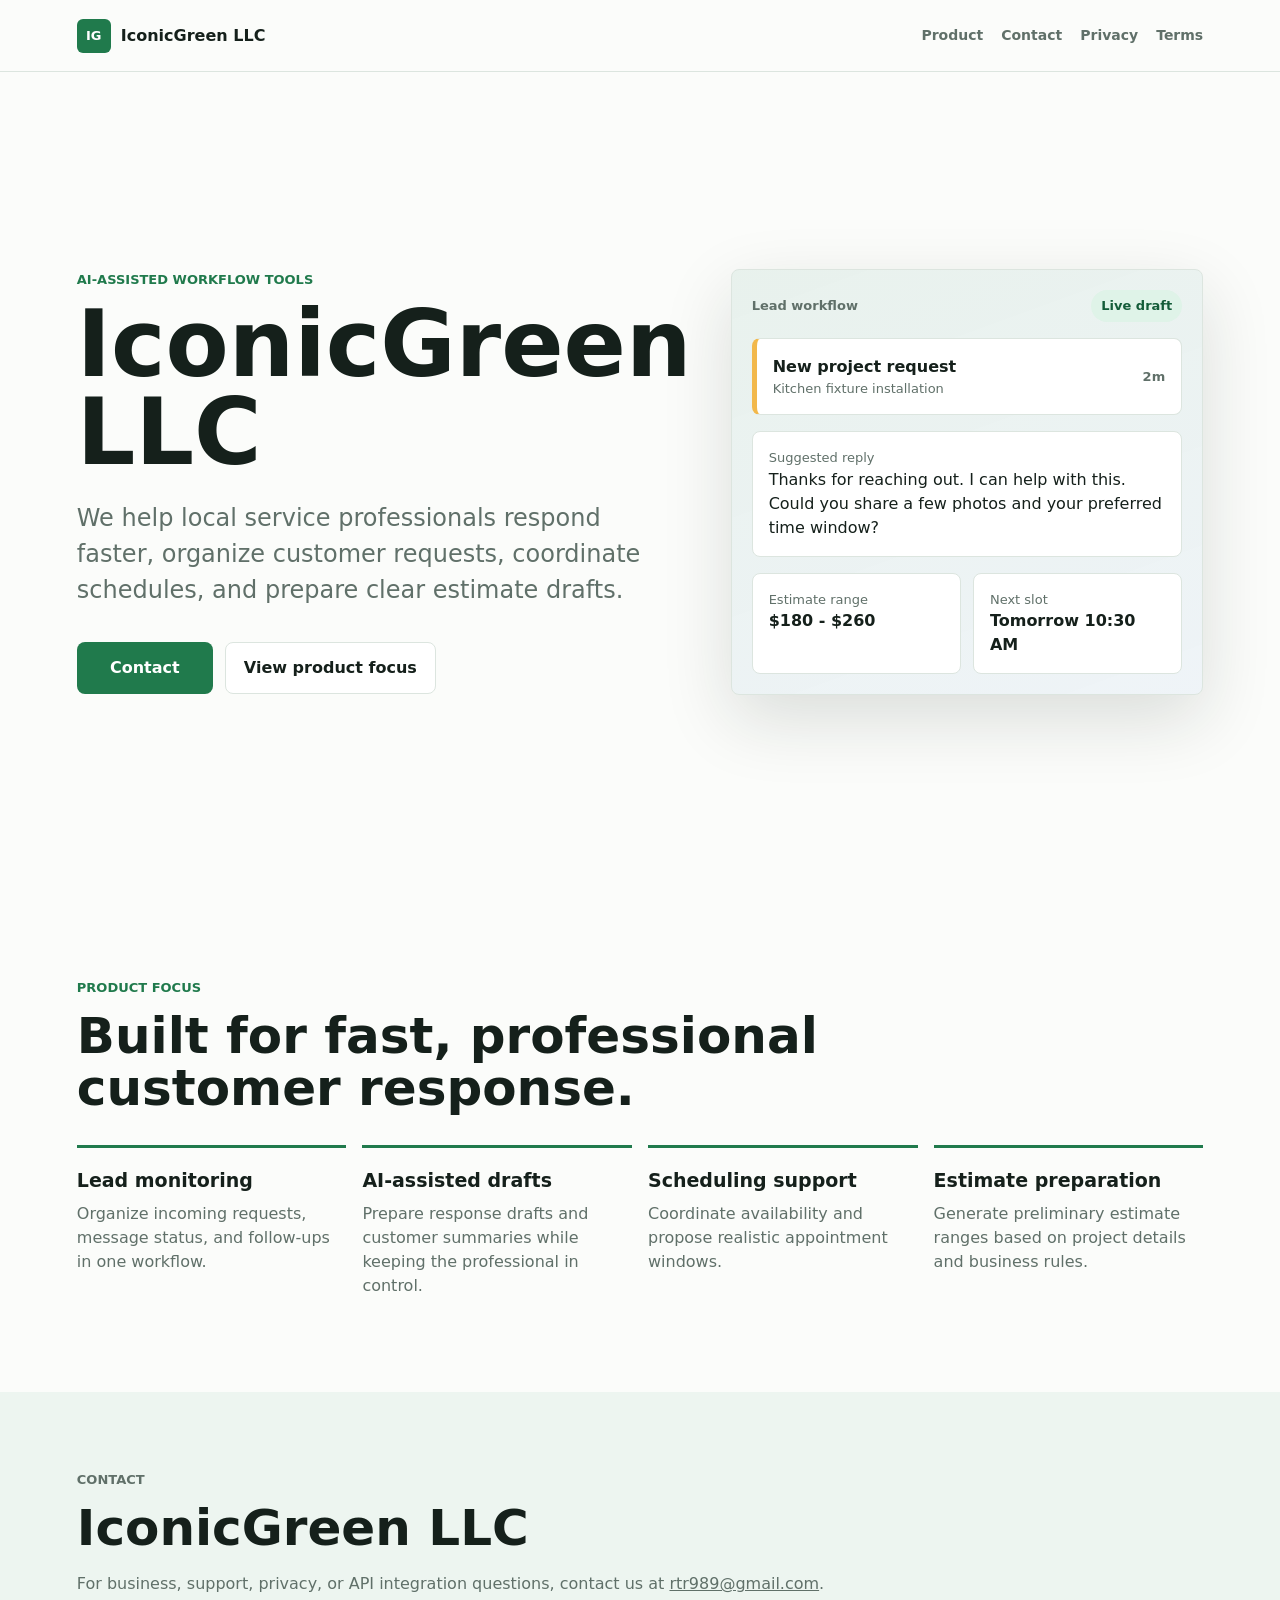
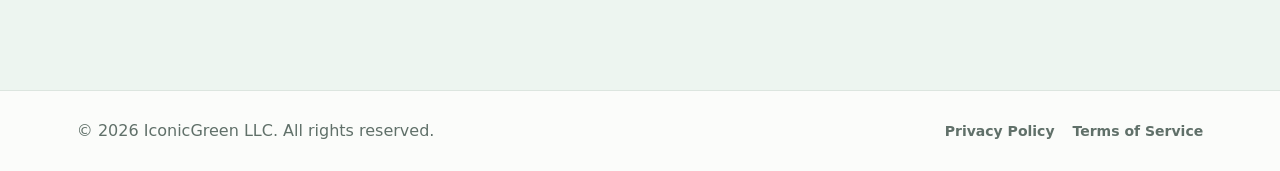
<file: index.html>
<!doctype html>
<html lang="en">
  <head>
    <meta charset="utf-8">
    <meta name="viewport" content="width=device-width, initial-scale=1">
    <meta name="description" content="IconicGreen LLC builds AI-assisted workflow tools for local service professionals.">
    <title>IconicGreen LLC</title>
    <link rel="stylesheet" href="styles.css">
  </head>
  <body>
    <header class="site-header">
      <a class="brand" href="index.html" aria-label="IconicGreen LLC home">
        <span class="brand-mark">IG</span>
        <span>IconicGreen LLC</span>
      </a>
      <nav class="nav" aria-label="Main navigation">
        <a href="#product">Product</a>
        <a href="#contact">Contact</a>
        <a href="privacy.html">Privacy</a>
        <a href="terms.html">Terms</a>
      </nav>
    </header>

    <main>
      <section class="hero">
        <div class="hero-copy">
          <p class="eyebrow">AI-assisted workflow tools</p>
          <h1>IconicGreen LLC</h1>
          <p class="lead">
            We help local service professionals respond faster, organize customer requests,
            coordinate schedules, and prepare clear estimate drafts.
          </p>
          <div class="actions">
            <a class="button primary" href="#contact">Contact</a>
            <a class="button secondary" href="#product">View product focus</a>
          </div>
        </div>

        <aside class="dashboard" aria-label="Product workflow preview">
          <div class="dash-top">
            <span>Lead workflow</span>
            <span class="status">Live draft</span>
          </div>
          <div class="lead-card active">
            <div>
              <strong>New project request</strong>
              <span>Kitchen fixture installation</span>
            </div>
            <span class="time">2m</span>
          </div>
          <div class="reply-box">
            <span class="label">Suggested reply</span>
            <p>
              Thanks for reaching out. I can help with this. Could you share a few photos
              and your preferred time window?
            </p>
          </div>
          <div class="estimate-row">
            <div>
              <span class="label">Estimate range</span>
              <strong>$180 - $260</strong>
            </div>
            <div>
              <span class="label">Next slot</span>
              <strong>Tomorrow 10:30 AM</strong>
            </div>
          </div>
        </aside>
      </section>

      <section id="product" class="section">
        <div class="section-heading">
          <p class="eyebrow">Product focus</p>
          <h2>Built for fast, professional customer response.</h2>
        </div>
        <div class="feature-grid">
          <article class="feature">
            <h3>Lead monitoring</h3>
            <p>Organize incoming requests, message status, and follow-ups in one workflow.</p>
          </article>
          <article class="feature">
            <h3>AI-assisted drafts</h3>
            <p>Prepare response drafts and customer summaries while keeping the professional in control.</p>
          </article>
          <article class="feature">
            <h3>Scheduling support</h3>
            <p>Coordinate availability and propose realistic appointment windows.</p>
          </article>
          <article class="feature">
            <h3>Estimate preparation</h3>
            <p>Generate preliminary estimate ranges based on project details and business rules.</p>
          </article>
        </div>
      </section>

      <section id="contact" class="section contact-section">
        <div>
          <p class="eyebrow">Contact</p>
          <h2>IconicGreen LLC</h2>
          <p>
            For business, support, privacy, or API integration questions, contact us at
            <a href="mailto:rtr989@gmail.com">rtr989@gmail.com</a>.
          </p>
        </div>
      </section>
    </main>

    <footer class="site-footer">
      <span>&copy; 2026 IconicGreen LLC. All rights reserved.</span>
      <span>
        <a href="privacy.html">Privacy Policy</a>
        <a href="terms.html">Terms of Service</a>
      </span>
    </footer>
  </body>
</html>
</file>
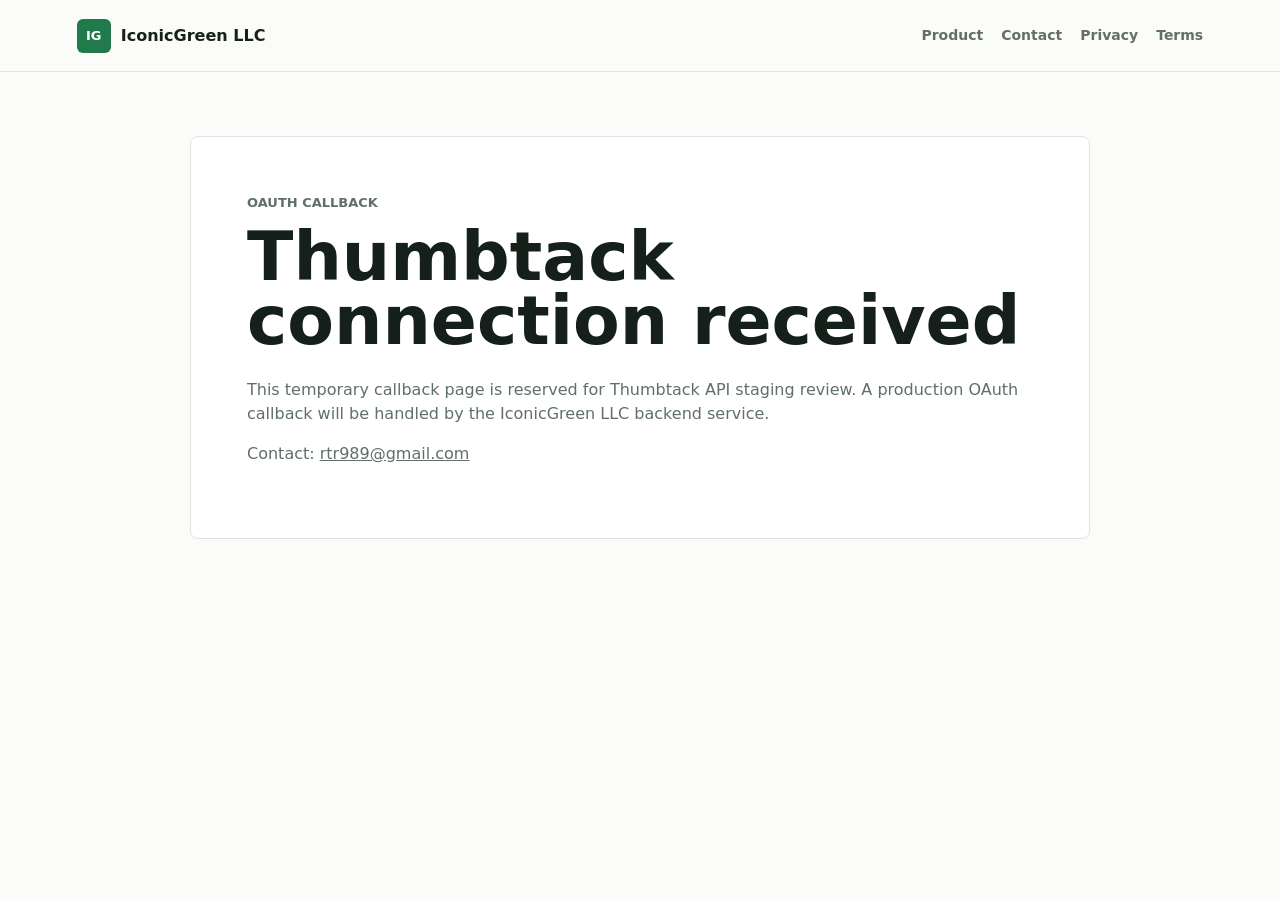
<file: auth/thumbtack/callback/index.html>
<!doctype html>
<html lang="en">
  <head>
    <meta charset="utf-8">
    <meta name="viewport" content="width=device-width, initial-scale=1">
    <meta name="robots" content="noindex">
    <title>Thumbtack OAuth Callback | IconicGreen LLC</title>
    <link rel="stylesheet" href="../../../styles.css">
  </head>
  <body>
    <header class="site-header">
      <a class="brand" href="../../../index.html" aria-label="IconicGreen LLC home">
        <span class="brand-mark">IG</span>
        <span>IconicGreen LLC</span>
      </a>
      <nav class="nav" aria-label="Main navigation">
        <a href="../../../index.html#product">Product</a>
        <a href="../../../index.html#contact">Contact</a>
        <a href="../../../privacy.html">Privacy</a>
        <a href="../../../terms.html">Terms</a>
      </nav>
    </header>

    <main class="legal-page">
      <article class="legal-content">
        <p class="eyebrow">OAuth callback</p>
        <h1>Thumbtack connection received</h1>
        <p>
          This temporary callback page is reserved for Thumbtack API staging review.
          A production OAuth callback will be handled by the IconicGreen LLC backend service.
        </p>
        <p>
          Contact: <a href="mailto:rtr989@gmail.com">rtr989@gmail.com</a>
        </p>
      </article>
    </main>
  </body>
</html>
</file>
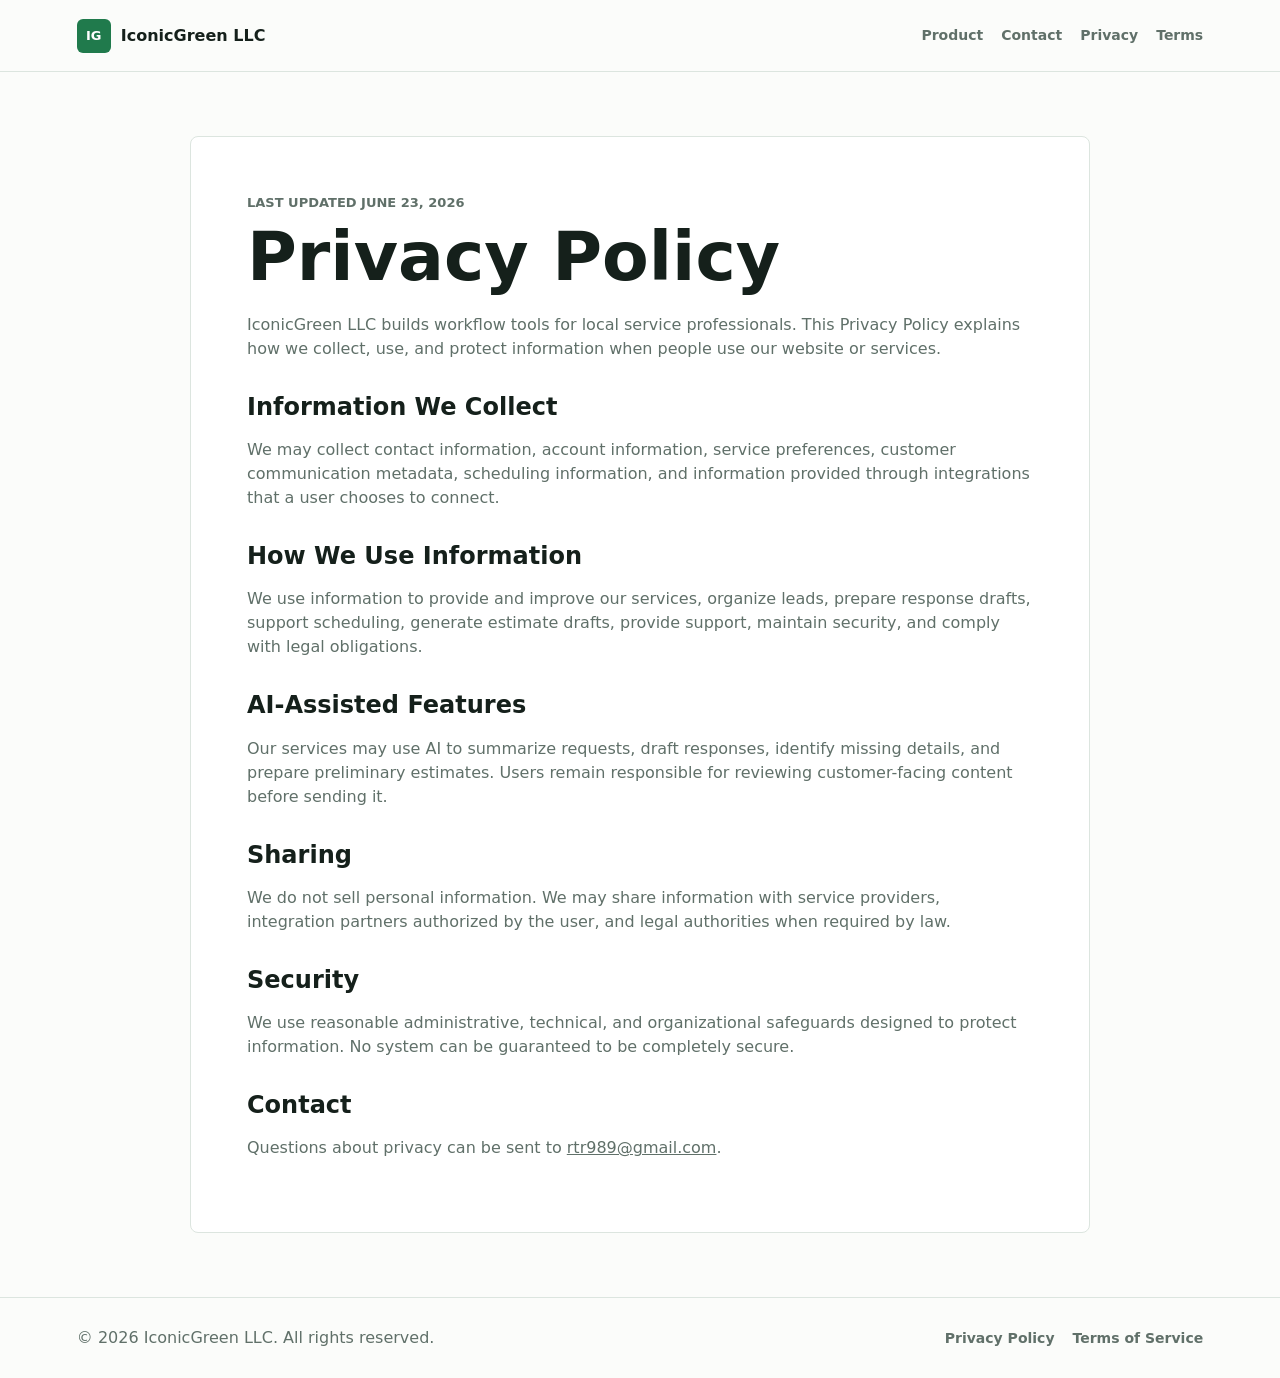
<file: privacy.html>
<!doctype html>
<html lang="en">
  <head>
    <meta charset="utf-8">
    <meta name="viewport" content="width=device-width, initial-scale=1">
    <meta name="description" content="Privacy Policy for IconicGreen LLC.">
    <title>Privacy Policy | IconicGreen LLC</title>
    <link rel="stylesheet" href="styles.css">
  </head>
  <body>
    <header class="site-header">
      <a class="brand" href="index.html" aria-label="IconicGreen LLC home">
        <span class="brand-mark">IG</span>
        <span>IconicGreen LLC</span>
      </a>
      <nav class="nav" aria-label="Main navigation">
        <a href="index.html#product">Product</a>
        <a href="index.html#contact">Contact</a>
        <a href="privacy.html">Privacy</a>
        <a href="terms.html">Terms</a>
      </nav>
    </header>

    <main class="legal-page">
      <article class="legal-content">
        <p class="eyebrow">Last updated June 23, 2026</p>
        <h1>Privacy Policy</h1>
        <p>
          IconicGreen LLC builds workflow tools for local service professionals. This Privacy
          Policy explains how we collect, use, and protect information when people use our
          website or services.
        </p>

        <h2>Information We Collect</h2>
        <p>
          We may collect contact information, account information, service preferences,
          customer communication metadata, scheduling information, and information provided
          through integrations that a user chooses to connect.
        </p>

        <h2>How We Use Information</h2>
        <p>
          We use information to provide and improve our services, organize leads, prepare
          response drafts, support scheduling, generate estimate drafts, provide support,
          maintain security, and comply with legal obligations.
        </p>

        <h2>AI-Assisted Features</h2>
        <p>
          Our services may use AI to summarize requests, draft responses, identify missing
          details, and prepare preliminary estimates. Users remain responsible for reviewing
          customer-facing content before sending it.
        </p>

        <h2>Sharing</h2>
        <p>
          We do not sell personal information. We may share information with service providers,
          integration partners authorized by the user, and legal authorities when required by law.
        </p>

        <h2>Security</h2>
        <p>
          We use reasonable administrative, technical, and organizational safeguards designed
          to protect information. No system can be guaranteed to be completely secure.
        </p>

        <h2>Contact</h2>
        <p>
          Questions about privacy can be sent to
          <a href="mailto:rtr989@gmail.com">rtr989@gmail.com</a>.
        </p>
      </article>
    </main>

    <footer class="site-footer">
      <span>&copy; 2026 IconicGreen LLC. All rights reserved.</span>
      <span>
        <a href="privacy.html">Privacy Policy</a>
        <a href="terms.html">Terms of Service</a>
      </span>
    </footer>
  </body>
</html>
</file>
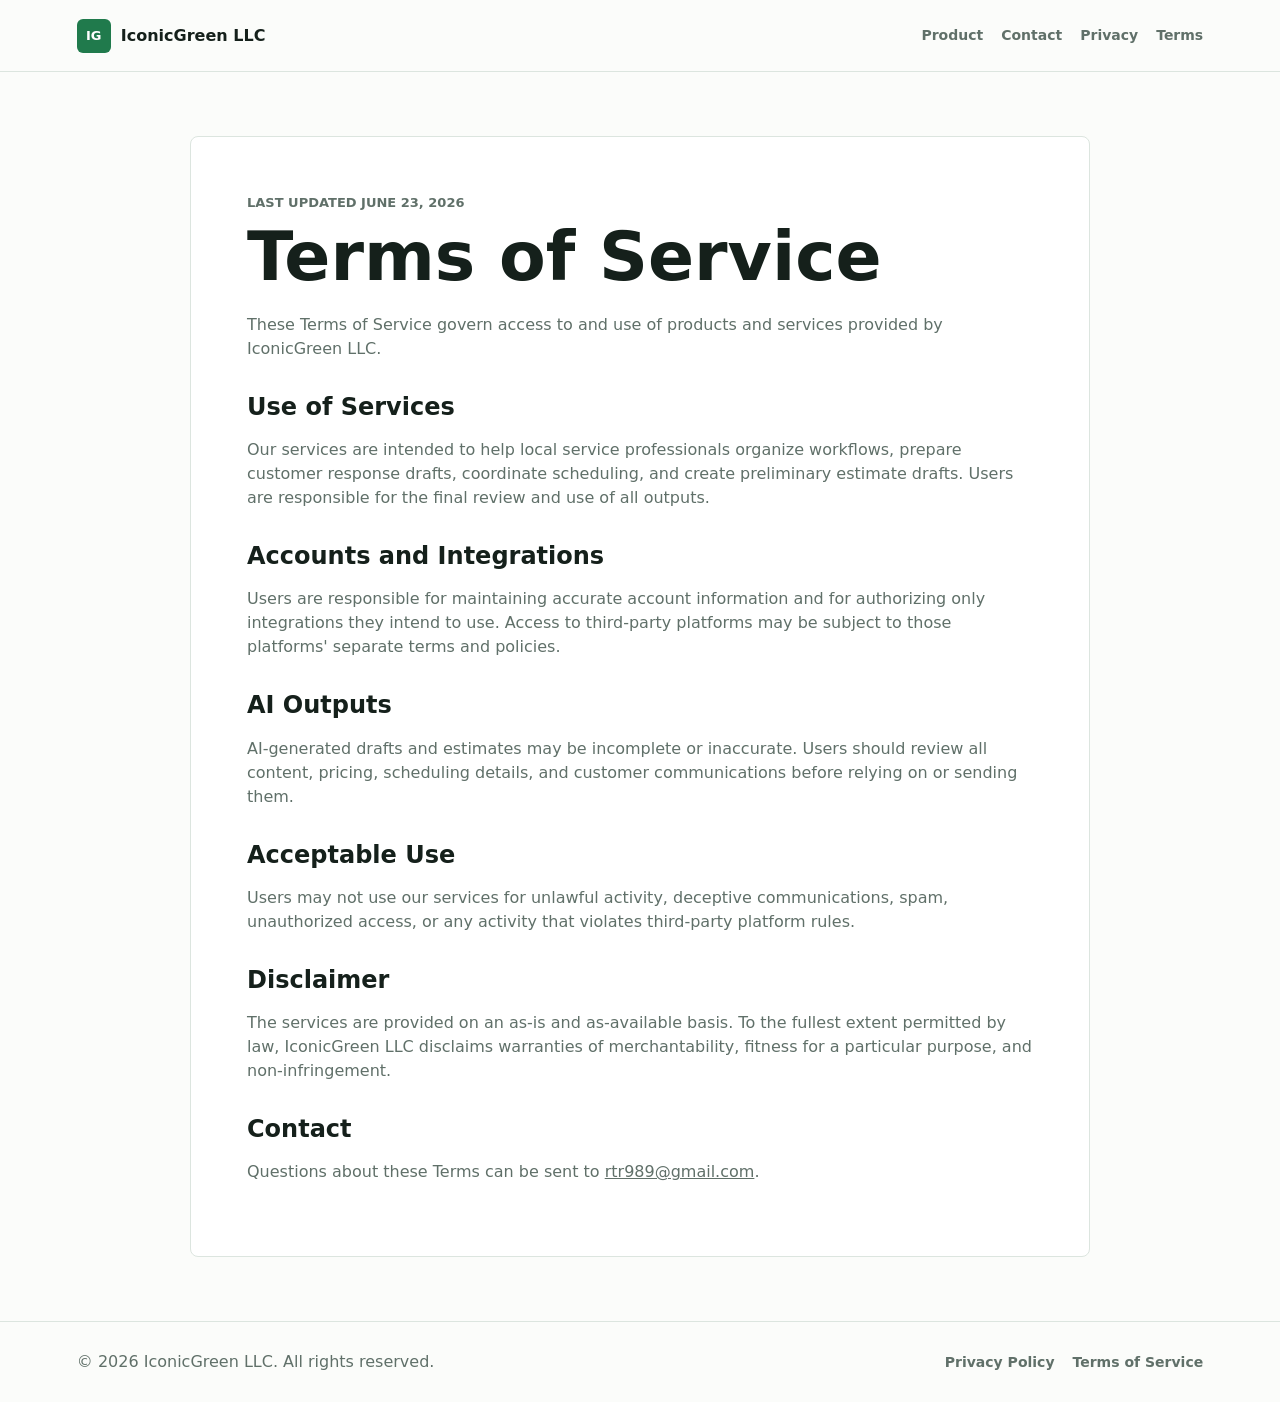
<file: terms.html>
<!doctype html>
<html lang="en">
  <head>
    <meta charset="utf-8">
    <meta name="viewport" content="width=device-width, initial-scale=1">
    <meta name="description" content="Terms of Service for IconicGreen LLC.">
    <title>Terms of Service | IconicGreen LLC</title>
    <link rel="stylesheet" href="styles.css">
  </head>
  <body>
    <header class="site-header">
      <a class="brand" href="index.html" aria-label="IconicGreen LLC home">
        <span class="brand-mark">IG</span>
        <span>IconicGreen LLC</span>
      </a>
      <nav class="nav" aria-label="Main navigation">
        <a href="index.html#product">Product</a>
        <a href="index.html#contact">Contact</a>
        <a href="privacy.html">Privacy</a>
        <a href="terms.html">Terms</a>
      </nav>
    </header>

    <main class="legal-page">
      <article class="legal-content">
        <p class="eyebrow">Last updated June 23, 2026</p>
        <h1>Terms of Service</h1>
        <p>
          These Terms of Service govern access to and use of products and services provided
          by IconicGreen LLC.
        </p>

        <h2>Use of Services</h2>
        <p>
          Our services are intended to help local service professionals organize workflows,
          prepare customer response drafts, coordinate scheduling, and create preliminary
          estimate drafts. Users are responsible for the final review and use of all outputs.
        </p>

        <h2>Accounts and Integrations</h2>
        <p>
          Users are responsible for maintaining accurate account information and for authorizing
          only integrations they intend to use. Access to third-party platforms may be subject
          to those platforms' separate terms and policies.
        </p>

        <h2>AI Outputs</h2>
        <p>
          AI-generated drafts and estimates may be incomplete or inaccurate. Users should
          review all content, pricing, scheduling details, and customer communications before
          relying on or sending them.
        </p>

        <h2>Acceptable Use</h2>
        <p>
          Users may not use our services for unlawful activity, deceptive communications,
          spam, unauthorized access, or any activity that violates third-party platform rules.
        </p>

        <h2>Disclaimer</h2>
        <p>
          The services are provided on an as-is and as-available basis. To the fullest extent
          permitted by law, IconicGreen LLC disclaims warranties of merchantability, fitness
          for a particular purpose, and non-infringement.
        </p>

        <h2>Contact</h2>
        <p>
          Questions about these Terms can be sent to
          <a href="mailto:rtr989@gmail.com">rtr989@gmail.com</a>.
        </p>
      </article>
    </main>

    <footer class="site-footer">
      <span>&copy; 2026 IconicGreen LLC. All rights reserved.</span>
      <span>
        <a href="privacy.html">Privacy Policy</a>
        <a href="terms.html">Terms of Service</a>
      </span>
    </footer>
  </body>
</html>
</file>
<file: styles.css>
:root {
  color-scheme: light;
  --ink: #15201b;
  --muted: #607069;
  --line: #dce5df;
  --paper: #fbfcfa;
  --surface: #ffffff;
  --green: #207a4c;
  --green-dark: #145c39;
  --mint: #dff3e8;
  --amber: #f2b84b;
  --blue: #2f6f9f;
  --shadow: 0 24px 70px rgba(21, 32, 27, 0.14);
}

* {
  box-sizing: border-box;
}

html {
  scroll-behavior: smooth;
}

body {
  margin: 0;
  background: var(--paper);
  color: var(--ink);
  font-family: Inter, ui-sans-serif, system-ui, -apple-system, BlinkMacSystemFont, "Segoe UI", sans-serif;
  line-height: 1.5;
}

a {
  color: inherit;
}

.site-header {
  align-items: center;
  background: rgba(251, 252, 250, 0.92);
  border-bottom: 1px solid var(--line);
  display: flex;
  gap: 24px;
  justify-content: space-between;
  min-height: 72px;
  padding: 0 6vw;
  position: sticky;
  top: 0;
  z-index: 10;
}

.brand {
  align-items: center;
  display: inline-flex;
  font-weight: 800;
  gap: 10px;
  text-decoration: none;
  white-space: nowrap;
}

.brand-mark {
  align-items: center;
  background: var(--green);
  border-radius: 6px;
  color: white;
  display: inline-flex;
  font-size: 13px;
  height: 34px;
  justify-content: center;
  letter-spacing: 0;
  width: 34px;
}

.nav {
  align-items: center;
  display: flex;
  flex-wrap: wrap;
  gap: 18px;
  justify-content: flex-end;
}

.nav a,
.site-footer a {
  color: var(--muted);
  font-size: 14px;
  font-weight: 650;
  text-decoration: none;
}

.nav a:hover,
.site-footer a:hover {
  color: var(--green-dark);
}

.hero {
  align-items: center;
  display: grid;
  gap: 48px;
  grid-template-columns: minmax(0, 1fr) minmax(330px, 0.78fr);
  min-height: calc(100vh - 72px);
  padding: 64px 6vw 72px;
}

.hero-copy {
  max-width: 720px;
}

.eyebrow {
  color: var(--green);
  font-size: 13px;
  font-weight: 800;
  letter-spacing: 0;
  margin: 0 0 12px;
  text-transform: uppercase;
}

h1,
h2,
h3,
p {
  margin-top: 0;
}

h1 {
  font-size: clamp(48px, 8vw, 92px);
  line-height: 0.95;
  margin-bottom: 24px;
}

h2 {
  font-size: clamp(30px, 4vw, 50px);
  line-height: 1.05;
  margin-bottom: 18px;
}

h3 {
  font-size: 19px;
  margin-bottom: 8px;
}

.lead {
  color: var(--muted);
  font-size: clamp(19px, 2vw, 24px);
  max-width: 660px;
}

.actions {
  display: flex;
  flex-wrap: wrap;
  gap: 12px;
  margin-top: 34px;
}

.button {
  border: 1px solid transparent;
  border-radius: 8px;
  display: inline-flex;
  font-weight: 800;
  justify-content: center;
  min-width: 136px;
  padding: 13px 18px;
  text-decoration: none;
}

.primary {
  background: var(--green);
  color: white;
}

.secondary {
  background: white;
  border-color: var(--line);
  color: var(--ink);
}

.dashboard {
  background:
    linear-gradient(160deg, rgba(32, 122, 76, 0.1), rgba(47, 111, 159, 0.08)),
    var(--surface);
  border: 1px solid var(--line);
  border-radius: 8px;
  box-shadow: var(--shadow);
  display: grid;
  gap: 16px;
  padding: 20px;
}

.dash-top,
.estimate-row,
.lead-card {
  align-items: center;
  display: flex;
  gap: 12px;
  justify-content: space-between;
}

.dash-top {
  color: var(--muted);
  font-size: 13px;
  font-weight: 800;
}

.status {
  background: var(--mint);
  border-radius: 999px;
  color: var(--green-dark);
  padding: 6px 10px;
}

.lead-card,
.reply-box,
.estimate-row > div {
  background: white;
  border: 1px solid var(--line);
  border-radius: 8px;
  padding: 16px;
}

.lead-card span,
.label {
  color: var(--muted);
  display: block;
  font-size: 13px;
}

.active {
  border-left: 5px solid var(--amber);
}

.time {
  color: var(--blue);
  font-weight: 800;
}

.reply-box p {
  margin-bottom: 0;
}

.estimate-row {
  align-items: stretch;
}

.estimate-row > div {
  flex: 1;
}

.section {
  padding: 78px 6vw;
}

.section-heading {
  max-width: 760px;
}

.feature-grid {
  display: grid;
  gap: 16px;
  grid-template-columns: repeat(4, minmax(0, 1fr));
  margin-top: 30px;
}

.feature {
  border-top: 3px solid var(--green);
  padding-top: 18px;
}

.feature p,
.contact-section p,
.legal-content p {
  color: var(--muted);
}

.contact-section {
  background: #edf5f0;
}

.note {
  font-size: 14px;
  font-weight: 700;
}

.site-footer {
  align-items: center;
  border-top: 1px solid var(--line);
  color: var(--muted);
  display: flex;
  flex-wrap: wrap;
  gap: 16px;
  justify-content: space-between;
  padding: 28px 6vw;
}

.site-footer span:last-child {
  display: inline-flex;
  gap: 18px;
}

.legal-page {
  padding: 64px 6vw;
}

.legal-content {
  background: white;
  border: 1px solid var(--line);
  border-radius: 8px;
  margin: 0 auto;
  max-width: 900px;
  padding: clamp(28px, 5vw, 56px);
}

.legal-content h1 {
  font-size: clamp(42px, 6vw, 68px);
}

.legal-content h2 {
  font-size: 24px;
  margin-top: 34px;
}

@media (max-width: 900px) {
  .hero,
  .feature-grid {
    grid-template-columns: 1fr;
  }

  .hero {
    min-height: auto;
    padding-top: 48px;
  }

  .dashboard {
    max-width: 640px;
  }
}

@media (max-width: 620px) {
  .site-header {
    align-items: flex-start;
    flex-direction: column;
    min-height: 0;
    padding-bottom: 16px;
    padding-top: 16px;
  }

  .nav {
    justify-content: flex-start;
  }

  .hero,
  .section,
  .legal-page {
    padding-left: 20px;
    padding-right: 20px;
  }

  h1 {
    font-size: 46px;
  }

  .estimate-row {
    flex-direction: column;
  }
}
</file>
